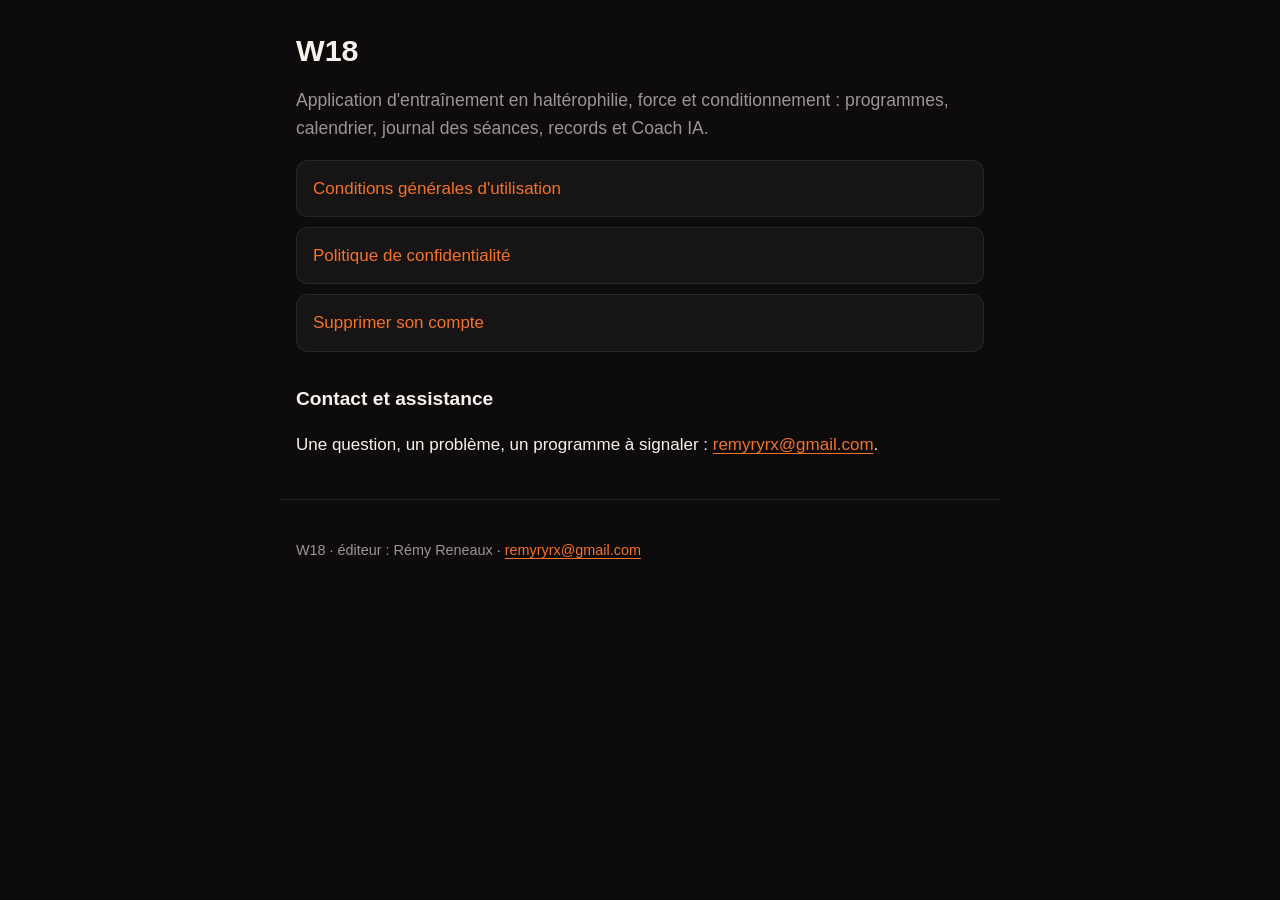
<file: index.html>
<!doctype html>
<html lang="fr">
<head>
<meta charset="utf-8">
<meta name="viewport" content="width=device-width, initial-scale=1">
<title>W18</title>
<meta name="description" content="W18, application d'entraînement en haltérophilie, force et conditionnement.">
<link rel="stylesheet" href="style.css">
</head>
<body>
<main>
<h1>W18</h1>
<p class="intro">Application d'entraînement en haltérophilie, force et conditionnement : programmes, calendrier, journal des séances, records et Coach IA.</p>
<nav aria-label="Informations légales"><ul class="liens">
<li><a href="cgu.html">Conditions générales d'utilisation</a></li>
<li><a href="confidentialite.html">Politique de confidentialité</a></li>
<li><a href="suppression-compte.html">Supprimer son compte</a></li>
</ul></nav>
<h2>Contact et assistance</h2>
<p>Une question, un problème, un programme à signaler : <a href="mailto:remyryrx@gmail.com">remyryrx@gmail.com</a>.</p>
</main>
<footer>
<p>W18 · éditeur : Rémy Reneaux · <a href="mailto:remyryrx@gmail.com">remyryrx@gmail.com</a></p>
</footer>
</body>
</html>
</file>
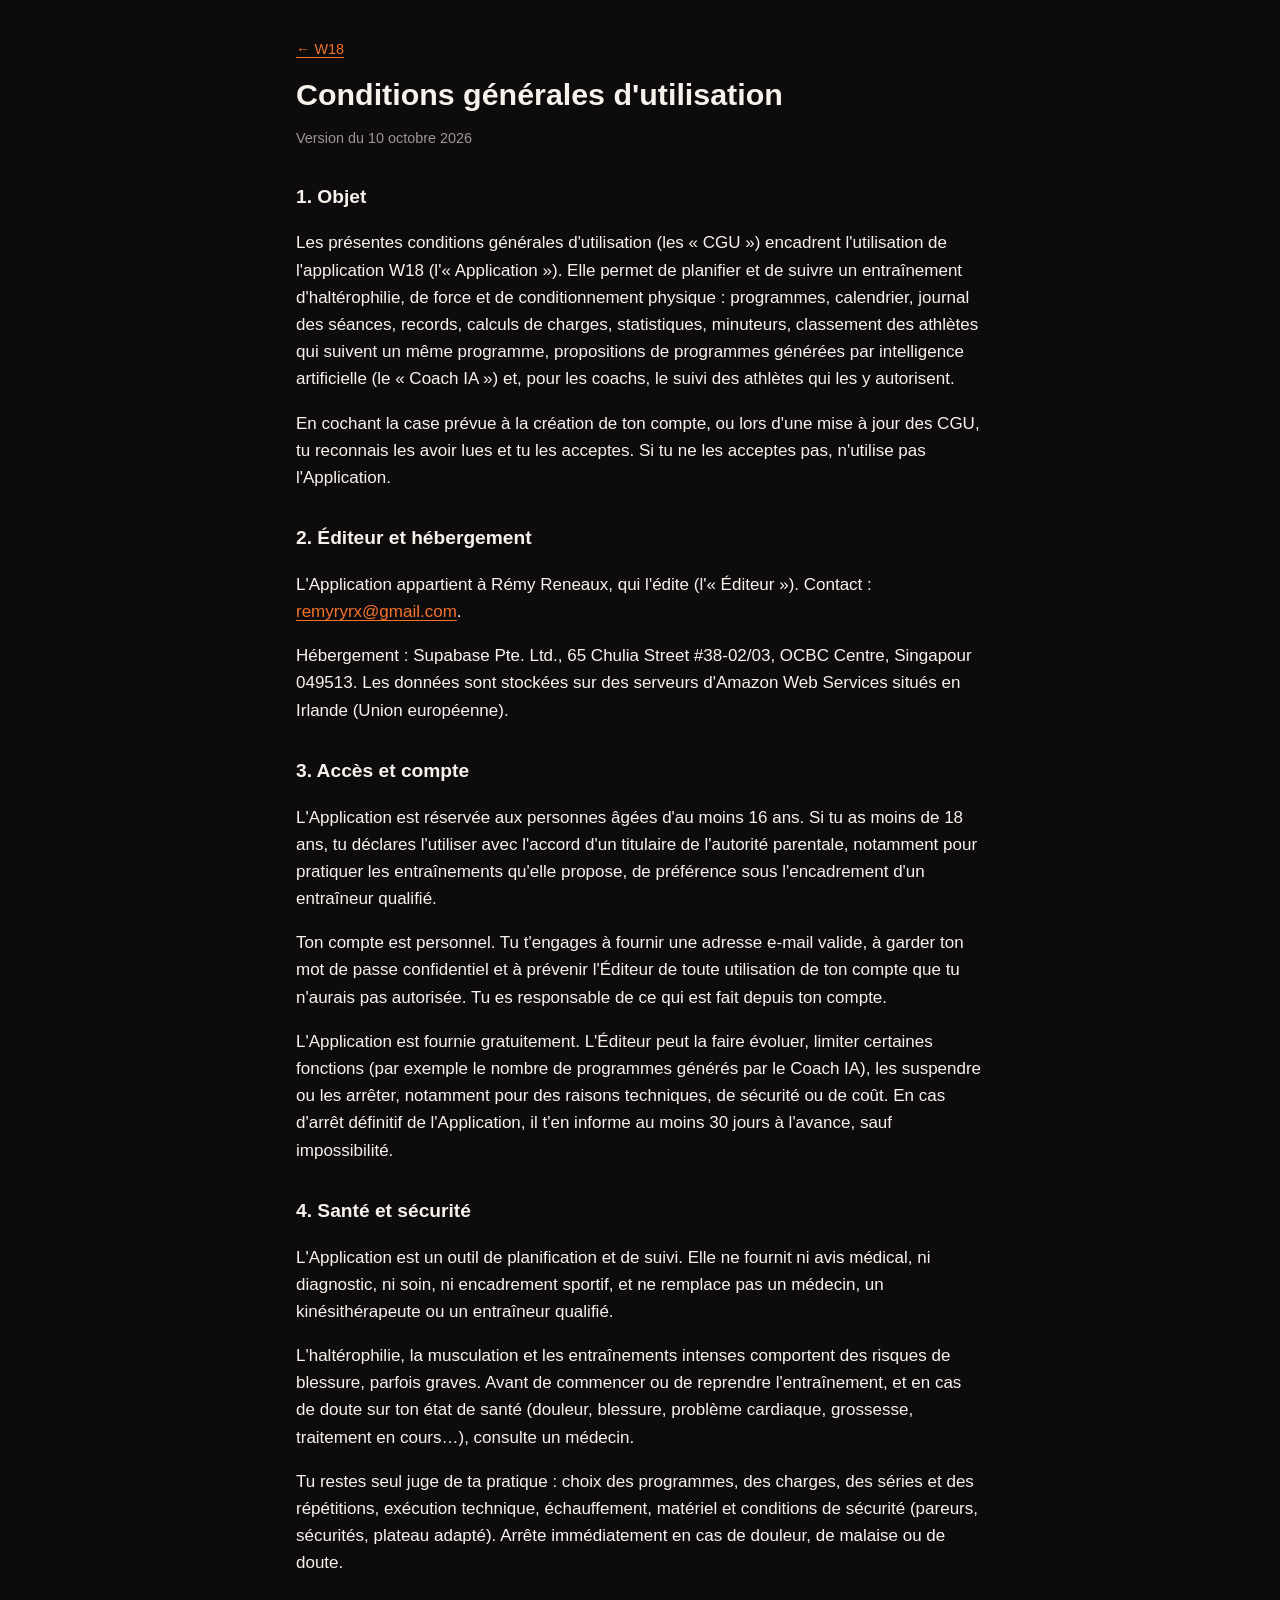
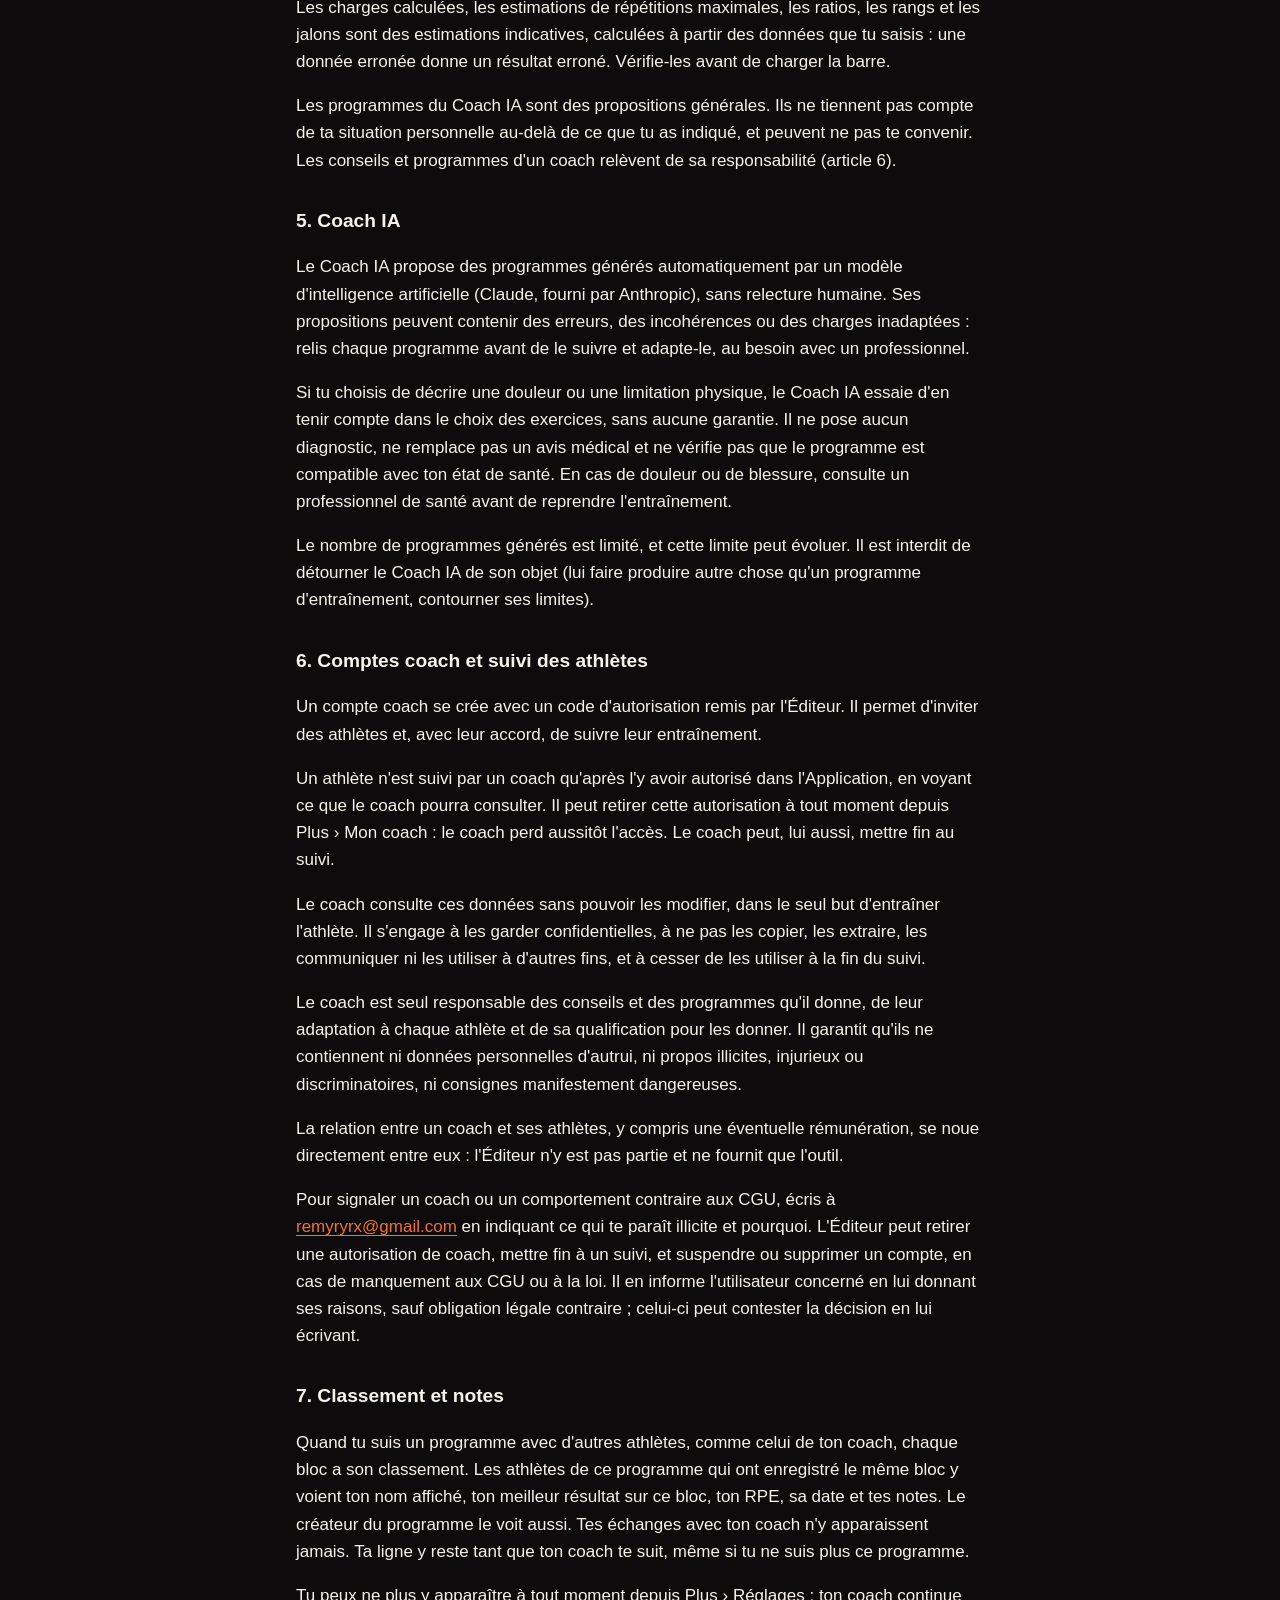
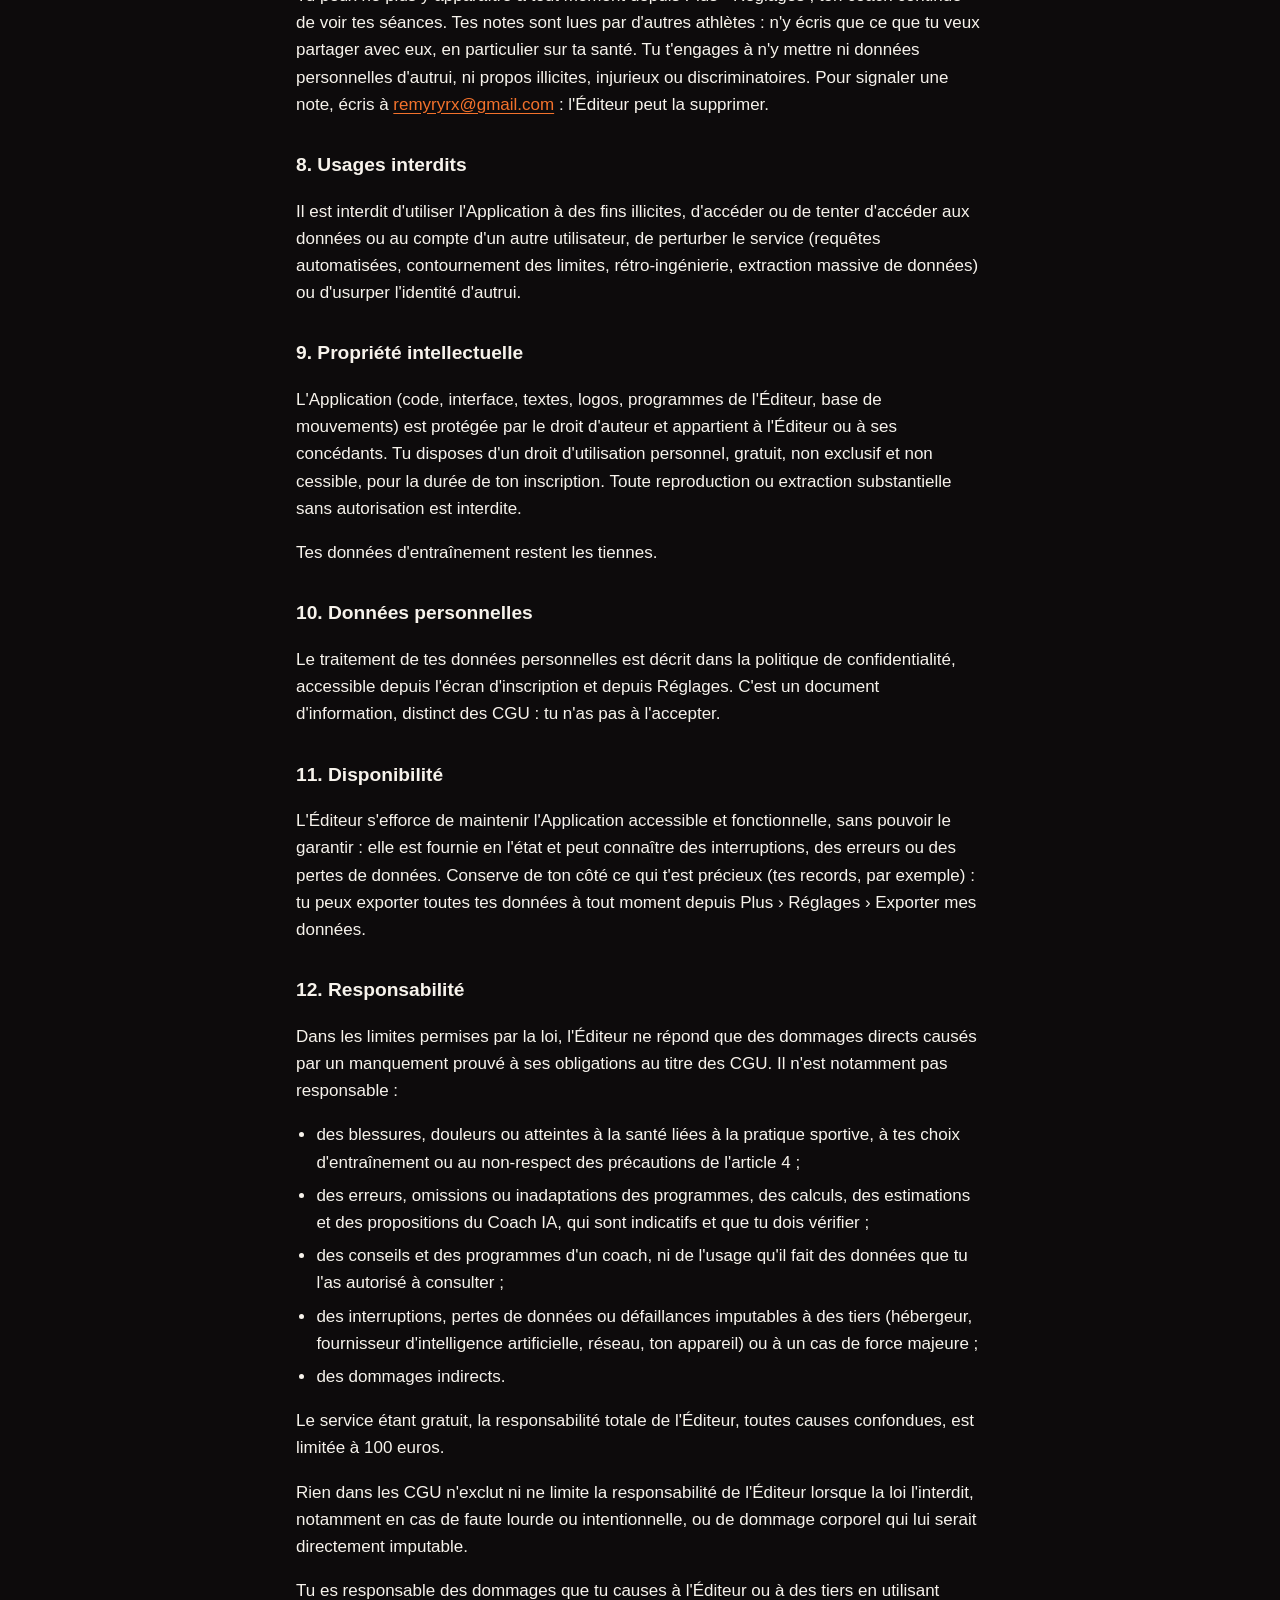
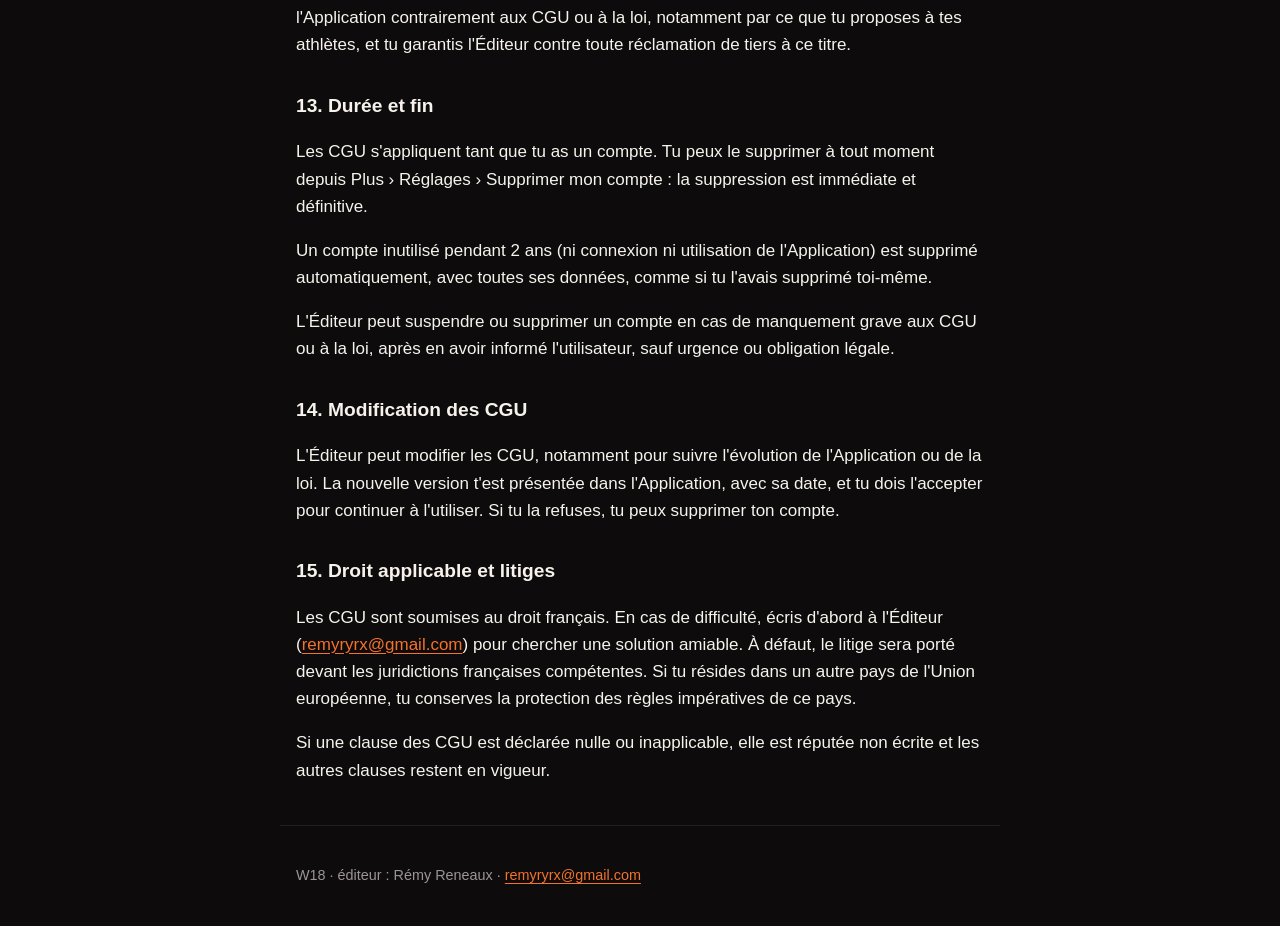
<file: cgu.html>
<!doctype html>
<html lang="fr">
<head>
<meta charset="utf-8">
<meta name="viewport" content="width=device-width, initial-scale=1">
<title>Conditions générales d'utilisation · W18</title>
<meta name="description" content="Conditions générales d'utilisation de l'application W18.">
<link rel="stylesheet" href="style.css">
</head>
<body>
<main>
<p class="retour"><a href="index.html">← W18</a></p>
<h1>Conditions générales d'utilisation</h1>
<p class="version">Version du 10 octobre 2026</p>
<h2>1. Objet</h2>
<p>Les présentes conditions générales d'utilisation (les « CGU ») encadrent l'utilisation de l'application W18 (l'« Application »). Elle permet de planifier et de suivre un entraînement d'haltérophilie, de force et de conditionnement physique : programmes, calendrier, journal des séances, records, calculs de charges, statistiques, minuteurs, classement des athlètes qui suivent un même programme, propositions de programmes générées par intelligence artificielle (le « Coach IA ») et, pour les coachs, le suivi des athlètes qui les y autorisent.</p>
<p>En cochant la case prévue à la création de ton compte, ou lors d'une mise à jour des CGU, tu reconnais les avoir lues et tu les acceptes. Si tu ne les acceptes pas, n'utilise pas l'Application.</p>
<h2>2. Éditeur et hébergement</h2>
<p>L'Application appartient à Rémy Reneaux, qui l'édite (l'« Éditeur »). Contact : <a href="mailto:remyryrx@gmail.com">remyryrx@gmail.com</a>.</p>
<p>Hébergement : Supabase Pte. Ltd., 65 Chulia Street #38-02/03, OCBC Centre, Singapour 049513. Les données sont stockées sur des serveurs d'Amazon Web Services situés en Irlande (Union européenne).</p>
<h2>3. Accès et compte</h2>
<p>L'Application est réservée aux personnes âgées d'au moins 16 ans. Si tu as moins de 18 ans, tu déclares l'utiliser avec l'accord d'un titulaire de l'autorité parentale, notamment pour pratiquer les entraînements qu'elle propose, de préférence sous l'encadrement d'un entraîneur qualifié.</p>
<p>Ton compte est personnel. Tu t'engages à fournir une adresse e-mail valide, à garder ton mot de passe confidentiel et à prévenir l'Éditeur de toute utilisation de ton compte que tu n'aurais pas autorisée. Tu es responsable de ce qui est fait depuis ton compte.</p>
<p>L'Application est fournie gratuitement. L'Éditeur peut la faire évoluer, limiter certaines fonctions (par exemple le nombre de programmes générés par le Coach IA), les suspendre ou les arrêter, notamment pour des raisons techniques, de sécurité ou de coût. En cas d'arrêt définitif de l'Application, il t'en informe au moins 30 jours à l'avance, sauf impossibilité.</p>
<h2>4. Santé et sécurité</h2>
<p>L'Application est un outil de planification et de suivi. Elle ne fournit ni avis médical, ni diagnostic, ni soin, ni encadrement sportif, et ne remplace pas un médecin, un kinésithérapeute ou un entraîneur qualifié.</p>
<p>L'haltérophilie, la musculation et les entraînements intenses comportent des risques de blessure, parfois graves. Avant de commencer ou de reprendre l'entraînement, et en cas de doute sur ton état de santé (douleur, blessure, problème cardiaque, grossesse, traitement en cours…), consulte un médecin.</p>
<p>Tu restes seul juge de ta pratique : choix des programmes, des charges, des séries et des répétitions, exécution technique, échauffement, matériel et conditions de sécurité (pareurs, sécurités, plateau adapté). Arrête immédiatement en cas de douleur, de malaise ou de doute.</p>
<p>Les charges calculées, les estimations de répétitions maximales, les ratios, les rangs et les jalons sont des estimations indicatives, calculées à partir des données que tu saisis : une donnée erronée donne un résultat erroné. Vérifie-les avant de charger la barre.</p>
<p>Les programmes du Coach IA sont des propositions générales. Ils ne tiennent pas compte de ta situation personnelle au-delà de ce que tu as indiqué, et peuvent ne pas te convenir. Les conseils et programmes d'un coach relèvent de sa responsabilité (article 6).</p>
<h2>5. Coach IA</h2>
<p>Le Coach IA propose des programmes générés automatiquement par un modèle d'intelligence artificielle (Claude, fourni par Anthropic), sans relecture humaine. Ses propositions peuvent contenir des erreurs, des incohérences ou des charges inadaptées : relis chaque programme avant de le suivre et adapte-le, au besoin avec un professionnel.</p>
<p>Si tu choisis de décrire une douleur ou une limitation physique, le Coach IA essaie d'en tenir compte dans le choix des exercices, sans aucune garantie. Il ne pose aucun diagnostic, ne remplace pas un avis médical et ne vérifie pas que le programme est compatible avec ton état de santé. En cas de douleur ou de blessure, consulte un professionnel de santé avant de reprendre l'entraînement.</p>
<p>Le nombre de programmes générés est limité, et cette limite peut évoluer. Il est interdit de détourner le Coach IA de son objet (lui faire produire autre chose qu'un programme d'entraînement, contourner ses limites).</p>
<h2>6. Comptes coach et suivi des athlètes</h2>
<p>Un compte coach se crée avec un code d'autorisation remis par l'Éditeur. Il permet d'inviter des athlètes et, avec leur accord, de suivre leur entraînement.</p>
<p>Un athlète n'est suivi par un coach qu'après l'y avoir autorisé dans l'Application, en voyant ce que le coach pourra consulter. Il peut retirer cette autorisation à tout moment depuis Plus › Mon coach : le coach perd aussitôt l'accès. Le coach peut, lui aussi, mettre fin au suivi.</p>
<p>Le coach consulte ces données sans pouvoir les modifier, dans le seul but d'entraîner l'athlète. Il s'engage à les garder confidentielles, à ne pas les copier, les extraire, les communiquer ni les utiliser à d'autres fins, et à cesser de les utiliser à la fin du suivi.</p>
<p>Le coach est seul responsable des conseils et des programmes qu'il donne, de leur adaptation à chaque athlète et de sa qualification pour les donner. Il garantit qu'ils ne contiennent ni données personnelles d'autrui, ni propos illicites, injurieux ou discriminatoires, ni consignes manifestement dangereuses.</p>
<p>La relation entre un coach et ses athlètes, y compris une éventuelle rémunération, se noue directement entre eux : l'Éditeur n'y est pas partie et ne fournit que l'outil.</p>
<p>Pour signaler un coach ou un comportement contraire aux CGU, écris à <a href="mailto:remyryrx@gmail.com">remyryrx@gmail.com</a> en indiquant ce qui te paraît illicite et pourquoi. L'Éditeur peut retirer une autorisation de coach, mettre fin à un suivi, et suspendre ou supprimer un compte, en cas de manquement aux CGU ou à la loi. Il en informe l'utilisateur concerné en lui donnant ses raisons, sauf obligation légale contraire ; celui-ci peut contester la décision en lui écrivant.</p>
<h2>7. Classement et notes</h2>
<p>Quand tu suis un programme avec d'autres athlètes, comme celui de ton coach, chaque bloc a son classement. Les athlètes de ce programme qui ont enregistré le même bloc y voient ton nom affiché, ton meilleur résultat sur ce bloc, ton RPE, sa date et tes notes. Le créateur du programme le voit aussi. Tes échanges avec ton coach n'y apparaissent jamais. Ta ligne y reste tant que ton coach te suit, même si tu ne suis plus ce programme.</p>
<p>Tu peux ne plus y apparaître à tout moment depuis Plus › Réglages ; ton coach continue de voir tes séances. Tes notes sont lues par d'autres athlètes : n'y écris que ce que tu veux partager avec eux, en particulier sur ta santé. Tu t'engages à n'y mettre ni données personnelles d'autrui, ni propos illicites, injurieux ou discriminatoires. Pour signaler une note, écris à <a href="mailto:remyryrx@gmail.com">remyryrx@gmail.com</a> : l'Éditeur peut la supprimer.</p>
<h2>8. Usages interdits</h2>
<p>Il est interdit d'utiliser l'Application à des fins illicites, d'accéder ou de tenter d'accéder aux données ou au compte d'un autre utilisateur, de perturber le service (requêtes automatisées, contournement des limites, rétro-ingénierie, extraction massive de données) ou d'usurper l'identité d'autrui.</p>
<h2>9. Propriété intellectuelle</h2>
<p>L'Application (code, interface, textes, logos, programmes de l'Éditeur, base de mouvements) est protégée par le droit d'auteur et appartient à l'Éditeur ou à ses concédants. Tu disposes d'un droit d'utilisation personnel, gratuit, non exclusif et non cessible, pour la durée de ton inscription. Toute reproduction ou extraction substantielle sans autorisation est interdite.</p>
<p>Tes données d'entraînement restent les tiennes.</p>
<h2>10. Données personnelles</h2>
<p>Le traitement de tes données personnelles est décrit dans la politique de confidentialité, accessible depuis l'écran d'inscription et depuis Réglages. C'est un document d'information, distinct des CGU : tu n'as pas à l'accepter.</p>
<h2>11. Disponibilité</h2>
<p>L'Éditeur s'efforce de maintenir l'Application accessible et fonctionnelle, sans pouvoir le garantir : elle est fournie en l'état et peut connaître des interruptions, des erreurs ou des pertes de données. Conserve de ton côté ce qui t'est précieux (tes records, par exemple) : tu peux exporter toutes tes données à tout moment depuis Plus › Réglages › Exporter mes données.</p>
<h2>12. Responsabilité</h2>
<p>Dans les limites permises par la loi, l'Éditeur ne répond que des dommages directs causés par un manquement prouvé à ses obligations au titre des CGU. Il n'est notamment pas responsable :</p>
<ul>
<li>des blessures, douleurs ou atteintes à la santé liées à la pratique sportive, à tes choix d'entraînement ou au non-respect des précautions de l'article 4 ;</li>
<li>des erreurs, omissions ou inadaptations des programmes, des calculs, des estimations et des propositions du Coach IA, qui sont indicatifs et que tu dois vérifier ;</li>
<li>des conseils et des programmes d'un coach, ni de l'usage qu'il fait des données que tu l'as autorisé à consulter ;</li>
<li>des interruptions, pertes de données ou défaillances imputables à des tiers (hébergeur, fournisseur d'intelligence artificielle, réseau, ton appareil) ou à un cas de force majeure ;</li>
<li>des dommages indirects.</li>
</ul>
<p>Le service étant gratuit, la responsabilité totale de l'Éditeur, toutes causes confondues, est limitée à 100 euros.</p>
<p>Rien dans les CGU n'exclut ni ne limite la responsabilité de l'Éditeur lorsque la loi l'interdit, notamment en cas de faute lourde ou intentionnelle, ou de dommage corporel qui lui serait directement imputable.</p>
<p>Tu es responsable des dommages que tu causes à l'Éditeur ou à des tiers en utilisant l'Application contrairement aux CGU ou à la loi, notamment par ce que tu proposes à tes athlètes, et tu garantis l'Éditeur contre toute réclamation de tiers à ce titre.</p>
<h2>13. Durée et fin</h2>
<p>Les CGU s'appliquent tant que tu as un compte. Tu peux le supprimer à tout moment depuis Plus › Réglages › Supprimer mon compte : la suppression est immédiate et définitive.</p>
<p>Un compte inutilisé pendant 2 ans (ni connexion ni utilisation de l'Application) est supprimé automatiquement, avec toutes ses données, comme si tu l'avais supprimé toi-même.</p>
<p>L'Éditeur peut suspendre ou supprimer un compte en cas de manquement grave aux CGU ou à la loi, après en avoir informé l'utilisateur, sauf urgence ou obligation légale.</p>
<h2>14. Modification des CGU</h2>
<p>L'Éditeur peut modifier les CGU, notamment pour suivre l'évolution de l'Application ou de la loi. La nouvelle version t'est présentée dans l'Application, avec sa date, et tu dois l'accepter pour continuer à l'utiliser. Si tu la refuses, tu peux supprimer ton compte.</p>
<h2>15. Droit applicable et litiges</h2>
<p>Les CGU sont soumises au droit français. En cas de difficulté, écris d'abord à l'Éditeur (<a href="mailto:remyryrx@gmail.com">remyryrx@gmail.com</a>) pour chercher une solution amiable. À défaut, le litige sera porté devant les juridictions françaises compétentes. Si tu résides dans un autre pays de l'Union européenne, tu conserves la protection des règles impératives de ce pays.</p>
<p>Si une clause des CGU est déclarée nulle ou inapplicable, elle est réputée non écrite et les autres clauses restent en vigueur.</p>
</main>
<footer>
<p>W18 · éditeur : Rémy Reneaux · <a href="mailto:remyryrx@gmail.com">remyryrx@gmail.com</a></p>
</footer>
</body>
</html>
</file>
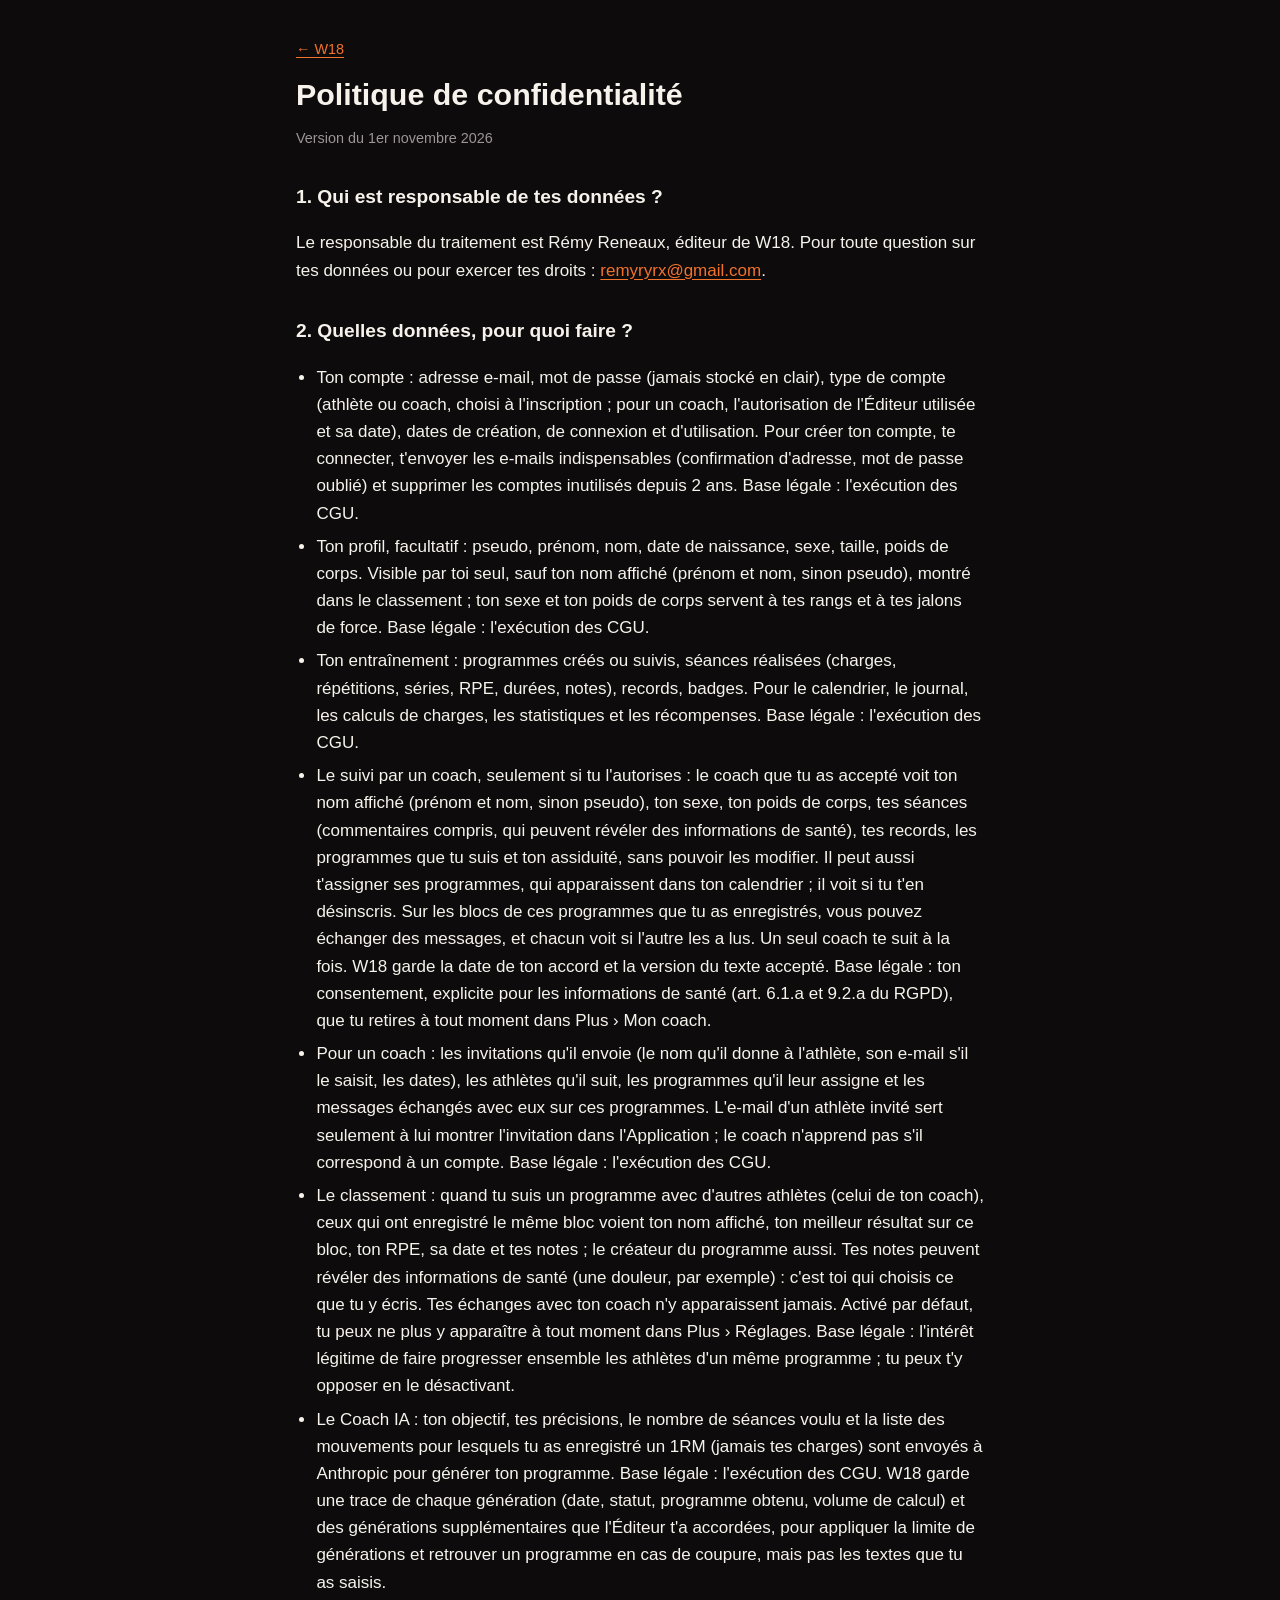
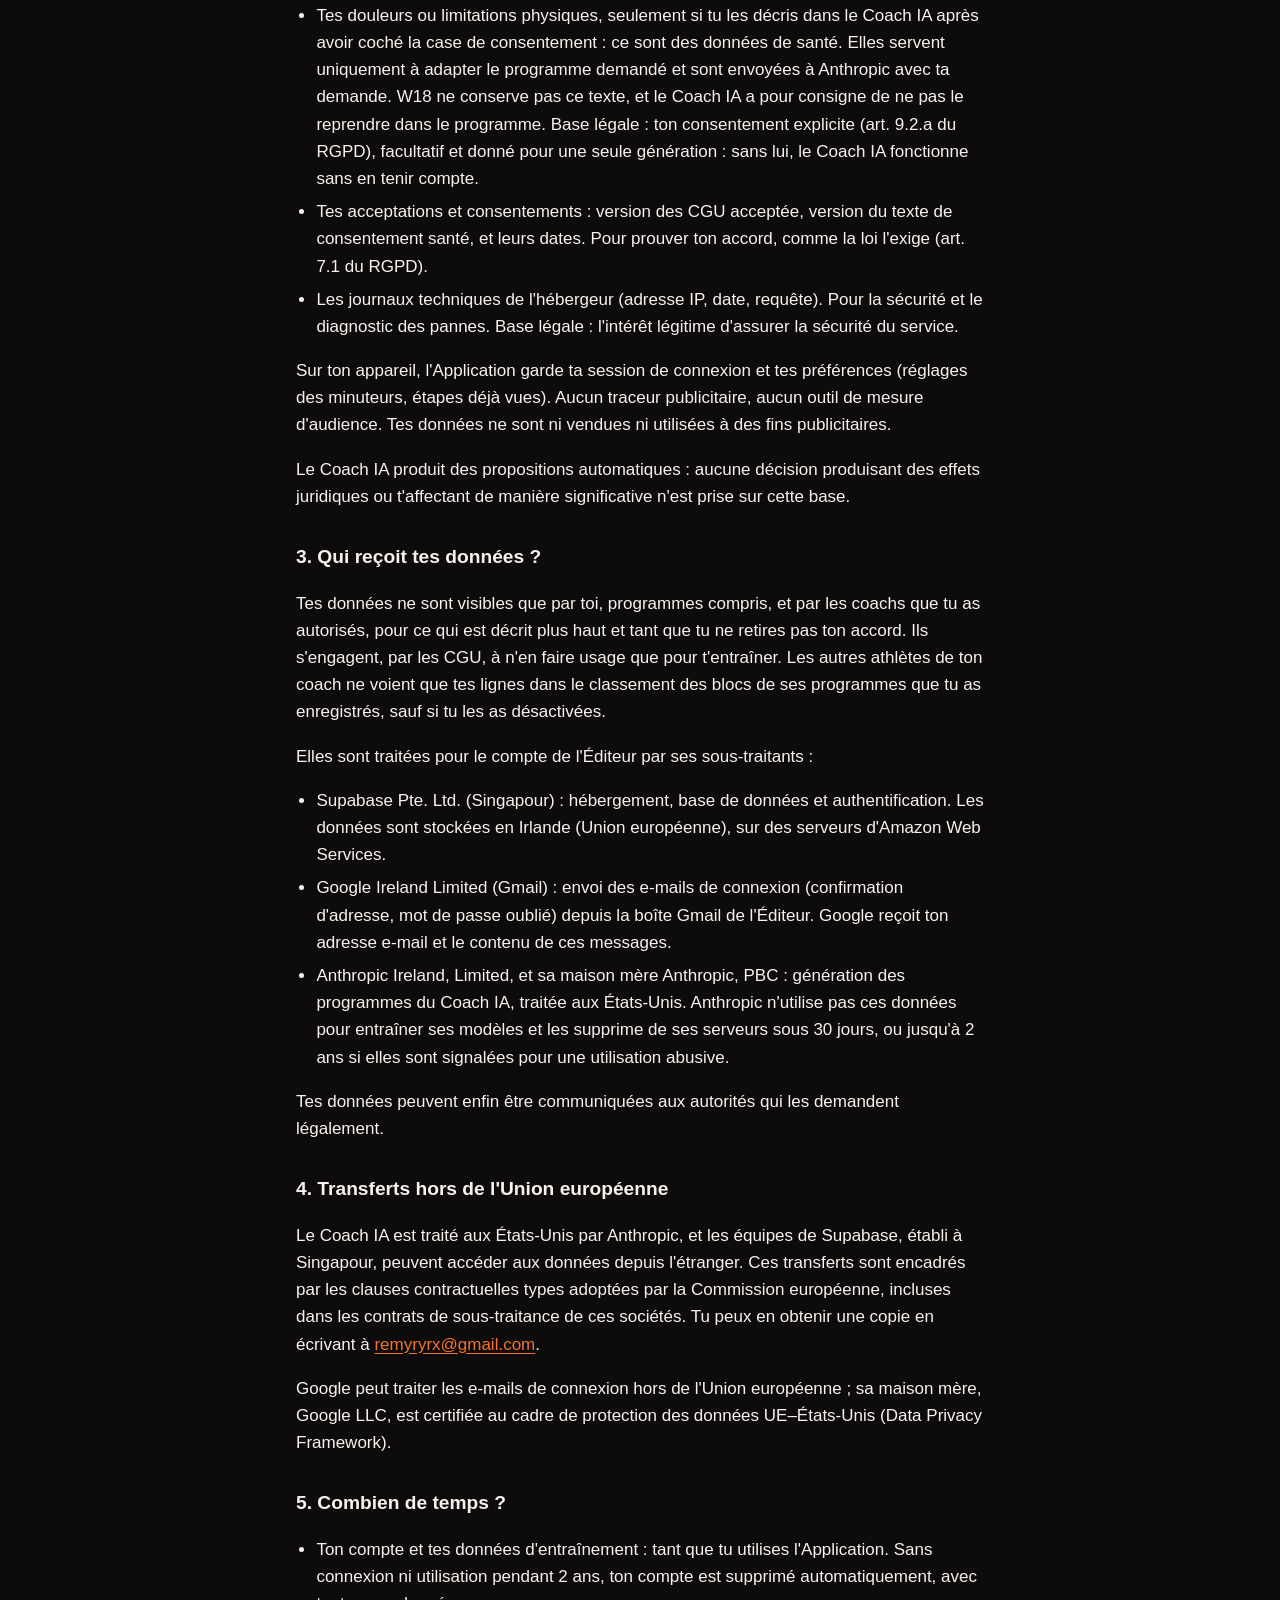
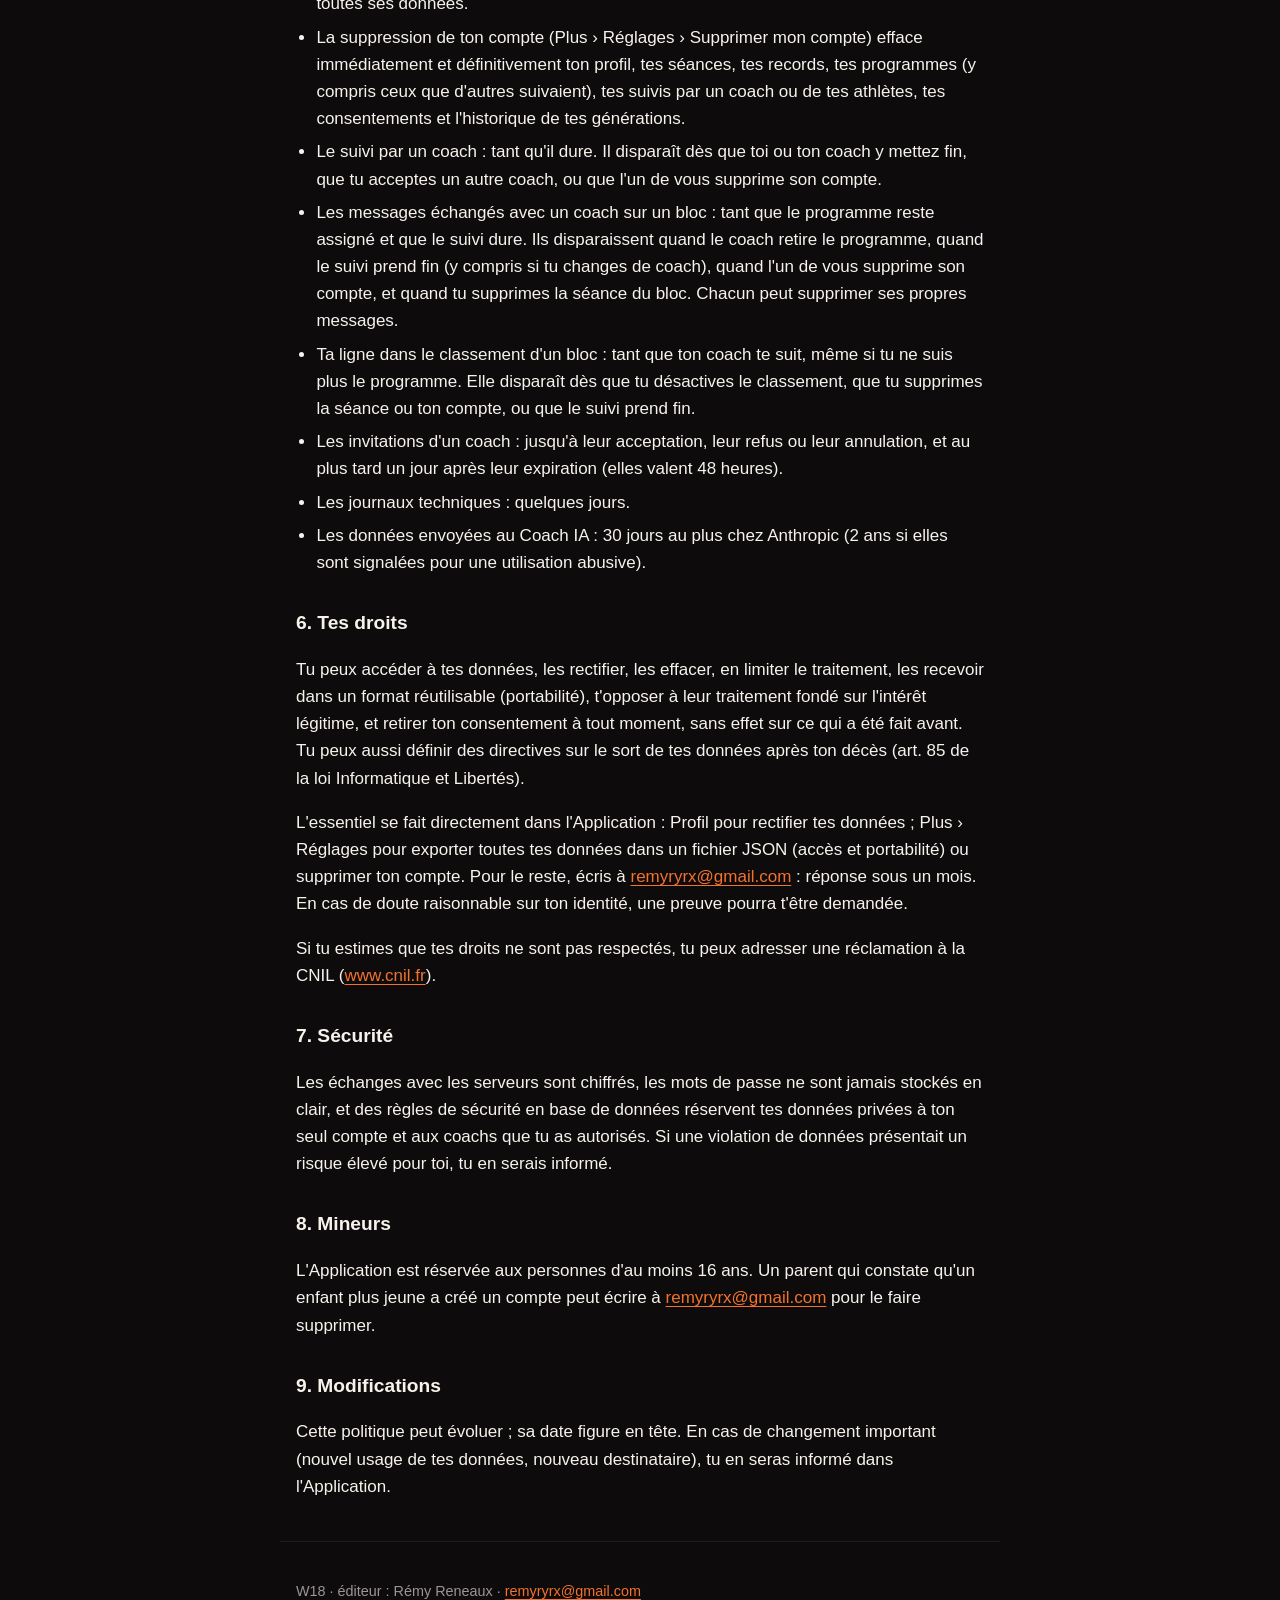
<file: confidentialite.html>
<!doctype html>
<html lang="fr">
<head>
<meta charset="utf-8">
<meta name="viewport" content="width=device-width, initial-scale=1">
<title>Politique de confidentialité · W18</title>
<meta name="description" content="Politique de confidentialité de l'application W18.">
<link rel="stylesheet" href="style.css">
</head>
<body>
<main>
<p class="retour"><a href="index.html">← W18</a></p>
<h1>Politique de confidentialité</h1>
<p class="version">Version du 1er novembre 2026</p>
<h2>1. Qui est responsable de tes données ?</h2>
<p>Le responsable du traitement est Rémy Reneaux, éditeur de W18. Pour toute question sur tes données ou pour exercer tes droits : <a href="mailto:remyryrx@gmail.com">remyryrx@gmail.com</a>.</p>
<h2>2. Quelles données, pour quoi faire ?</h2>
<ul>
<li>Ton compte : adresse e-mail, mot de passe (jamais stocké en clair), type de compte (athlète ou coach, choisi à l'inscription ; pour un coach, l'autorisation de l'Éditeur utilisée et sa date), dates de création, de connexion et d'utilisation. Pour créer ton compte, te connecter, t'envoyer les e-mails indispensables (confirmation d'adresse, mot de passe oublié) et supprimer les comptes inutilisés depuis 2 ans. Base légale : l'exécution des CGU.</li>
<li>Ton profil, facultatif : pseudo, prénom, nom, date de naissance, sexe, taille, poids de corps. Visible par toi seul, sauf ton nom affiché (prénom et nom, sinon pseudo), montré dans le classement ; ton sexe et ton poids de corps servent à tes rangs et à tes jalons de force. Base légale : l'exécution des CGU.</li>
<li>Ton entraînement : programmes créés ou suivis, séances réalisées (charges, répétitions, séries, RPE, durées, notes), records, badges. Pour le calendrier, le journal, les calculs de charges, les statistiques et les récompenses. Base légale : l'exécution des CGU.</li>
<li>Le suivi par un coach, seulement si tu l'autorises : le coach que tu as accepté voit ton nom affiché (prénom et nom, sinon pseudo), ton sexe, ton poids de corps, tes séances (commentaires compris, qui peuvent révéler des informations de santé), tes records, les programmes que tu suis et ton assiduité, sans pouvoir les modifier. Il peut aussi t'assigner ses programmes, qui apparaissent dans ton calendrier ; il voit si tu t'en désinscris. Sur les blocs de ces programmes que tu as enregistrés, vous pouvez échanger des messages, et chacun voit si l'autre les a lus. Un seul coach te suit à la fois. W18 garde la date de ton accord et la version du texte accepté. Base légale : ton consentement, explicite pour les informations de santé (art. 6.1.a et 9.2.a du RGPD), que tu retires à tout moment dans Plus › Mon coach.</li>
<li>Pour un coach : les invitations qu'il envoie (le nom qu'il donne à l'athlète, son e-mail s'il le saisit, les dates), les athlètes qu'il suit, les programmes qu'il leur assigne et les messages échangés avec eux sur ces programmes. L'e-mail d'un athlète invité sert seulement à lui montrer l'invitation dans l'Application ; le coach n'apprend pas s'il correspond à un compte. Base légale : l'exécution des CGU.</li>
<li>Le classement : quand tu suis un programme avec d'autres athlètes (celui de ton coach), ceux qui ont enregistré le même bloc voient ton nom affiché, ton meilleur résultat sur ce bloc, ton RPE, sa date et tes notes ; le créateur du programme aussi. Tes notes peuvent révéler des informations de santé (une douleur, par exemple) : c'est toi qui choisis ce que tu y écris. Tes échanges avec ton coach n'y apparaissent jamais. Activé par défaut, tu peux ne plus y apparaître à tout moment dans Plus › Réglages. Base légale : l'intérêt légitime de faire progresser ensemble les athlètes d'un même programme ; tu peux t'y opposer en le désactivant.</li>
<li>Le Coach IA : ton objectif, tes précisions, le nombre de séances voulu et la liste des mouvements pour lesquels tu as enregistré un 1RM (jamais tes charges) sont envoyés à Anthropic pour générer ton programme. Base légale : l'exécution des CGU. W18 garde une trace de chaque génération (date, statut, programme obtenu, volume de calcul) et des générations supplémentaires que l'Éditeur t'a accordées, pour appliquer la limite de générations et retrouver un programme en cas de coupure, mais pas les textes que tu as saisis.</li>
<li>Tes douleurs ou limitations physiques, seulement si tu les décris dans le Coach IA après avoir coché la case de consentement : ce sont des données de santé. Elles servent uniquement à adapter le programme demandé et sont envoyées à Anthropic avec ta demande. W18 ne conserve pas ce texte, et le Coach IA a pour consigne de ne pas le reprendre dans le programme. Base légale : ton consentement explicite (art. 9.2.a du RGPD), facultatif et donné pour une seule génération : sans lui, le Coach IA fonctionne sans en tenir compte.</li>
<li>Tes acceptations et consentements : version des CGU acceptée, version du texte de consentement santé, et leurs dates. Pour prouver ton accord, comme la loi l'exige (art. 7.1 du RGPD).</li>
<li>Les journaux techniques de l'hébergeur (adresse IP, date, requête). Pour la sécurité et le diagnostic des pannes. Base légale : l'intérêt légitime d'assurer la sécurité du service.</li>
</ul>
<p>Sur ton appareil, l'Application garde ta session de connexion et tes préférences (réglages des minuteurs, étapes déjà vues). Aucun traceur publicitaire, aucun outil de mesure d'audience. Tes données ne sont ni vendues ni utilisées à des fins publicitaires.</p>
<p>Le Coach IA produit des propositions automatiques : aucune décision produisant des effets juridiques ou t'affectant de manière significative n'est prise sur cette base.</p>
<h2>3. Qui reçoit tes données ?</h2>
<p>Tes données ne sont visibles que par toi, programmes compris, et par les coachs que tu as autorisés, pour ce qui est décrit plus haut et tant que tu ne retires pas ton accord. Ils s'engagent, par les CGU, à n'en faire usage que pour t'entraîner. Les autres athlètes de ton coach ne voient que tes lignes dans le classement des blocs de ses programmes que tu as enregistrés, sauf si tu les as désactivées.</p>
<p>Elles sont traitées pour le compte de l'Éditeur par ses sous-traitants :</p>
<ul>
<li>Supabase Pte. Ltd. (Singapour) : hébergement, base de données et authentification. Les données sont stockées en Irlande (Union européenne), sur des serveurs d'Amazon Web Services.</li>
<li>Google Ireland Limited (Gmail) : envoi des e-mails de connexion (confirmation d'adresse, mot de passe oublié) depuis la boîte Gmail de l'Éditeur. Google reçoit ton adresse e-mail et le contenu de ces messages.</li>
<li>Anthropic Ireland, Limited, et sa maison mère Anthropic, PBC : génération des programmes du Coach IA, traitée aux États-Unis. Anthropic n'utilise pas ces données pour entraîner ses modèles et les supprime de ses serveurs sous 30 jours, ou jusqu'à 2 ans si elles sont signalées pour une utilisation abusive.</li>
</ul>
<p>Tes données peuvent enfin être communiquées aux autorités qui les demandent légalement.</p>
<h2>4. Transferts hors de l'Union européenne</h2>
<p>Le Coach IA est traité aux États-Unis par Anthropic, et les équipes de Supabase, établi à Singapour, peuvent accéder aux données depuis l'étranger. Ces transferts sont encadrés par les clauses contractuelles types adoptées par la Commission européenne, incluses dans les contrats de sous-traitance de ces sociétés. Tu peux en obtenir une copie en écrivant à <a href="mailto:remyryrx@gmail.com">remyryrx@gmail.com</a>.</p>
<p>Google peut traiter les e-mails de connexion hors de l'Union européenne ; sa maison mère, Google LLC, est certifiée au cadre de protection des données UE–États-Unis (Data Privacy Framework).</p>
<h2>5. Combien de temps ?</h2>
<ul>
<li>Ton compte et tes données d'entraînement : tant que tu utilises l'Application. Sans connexion ni utilisation pendant 2 ans, ton compte est supprimé automatiquement, avec toutes ses données.</li>
<li>La suppression de ton compte (Plus › Réglages › Supprimer mon compte) efface immédiatement et définitivement ton profil, tes séances, tes records, tes programmes (y compris ceux que d'autres suivaient), tes suivis par un coach ou de tes athlètes, tes consentements et l'historique de tes générations.</li>
<li>Le suivi par un coach : tant qu'il dure. Il disparaît dès que toi ou ton coach y mettez fin, que tu acceptes un autre coach, ou que l'un de vous supprime son compte.</li>
<li>Les messages échangés avec un coach sur un bloc : tant que le programme reste assigné et que le suivi dure. Ils disparaissent quand le coach retire le programme, quand le suivi prend fin (y compris si tu changes de coach), quand l'un de vous supprime son compte, et quand tu supprimes la séance du bloc. Chacun peut supprimer ses propres messages.</li>
<li>Ta ligne dans le classement d'un bloc : tant que ton coach te suit, même si tu ne suis plus le programme. Elle disparaît dès que tu désactives le classement, que tu supprimes la séance ou ton compte, ou que le suivi prend fin.</li>
<li>Les invitations d'un coach : jusqu'à leur acceptation, leur refus ou leur annulation, et au plus tard un jour après leur expiration (elles valent 48 heures).</li>
<li>Les journaux techniques : quelques jours.</li>
<li>Les données envoyées au Coach IA : 30 jours au plus chez Anthropic (2 ans si elles sont signalées pour une utilisation abusive).</li>
</ul>
<h2>6. Tes droits</h2>
<p>Tu peux accéder à tes données, les rectifier, les effacer, en limiter le traitement, les recevoir dans un format réutilisable (portabilité), t'opposer à leur traitement fondé sur l'intérêt légitime, et retirer ton consentement à tout moment, sans effet sur ce qui a été fait avant. Tu peux aussi définir des directives sur le sort de tes données après ton décès (art. 85 de la loi Informatique et Libertés).</p>
<p>L'essentiel se fait directement dans l'Application : Profil pour rectifier tes données ; Plus › Réglages pour exporter toutes tes données dans un fichier JSON (accès et portabilité) ou supprimer ton compte. Pour le reste, écris à <a href="mailto:remyryrx@gmail.com">remyryrx@gmail.com</a> : réponse sous un mois. En cas de doute raisonnable sur ton identité, une preuve pourra t'être demandée.</p>
<p>Si tu estimes que tes droits ne sont pas respectés, tu peux adresser une réclamation à la CNIL (<a href="https://www.cnil.fr">www.cnil.fr</a>).</p>
<h2>7. Sécurité</h2>
<p>Les échanges avec les serveurs sont chiffrés, les mots de passe ne sont jamais stockés en clair, et des règles de sécurité en base de données réservent tes données privées à ton seul compte et aux coachs que tu as autorisés. Si une violation de données présentait un risque élevé pour toi, tu en serais informé.</p>
<h2>8. Mineurs</h2>
<p>L'Application est réservée aux personnes d'au moins 16 ans. Un parent qui constate qu'un enfant plus jeune a créé un compte peut écrire à <a href="mailto:remyryrx@gmail.com">remyryrx@gmail.com</a> pour le faire supprimer.</p>
<h2>9. Modifications</h2>
<p>Cette politique peut évoluer ; sa date figure en tête. En cas de changement important (nouvel usage de tes données, nouveau destinataire), tu en seras informé dans l'Application.</p>
</main>
<footer>
<p>W18 · éditeur : Rémy Reneaux · <a href="mailto:remyryrx@gmail.com">remyryrx@gmail.com</a></p>
</footer>
</body>
</html>
</file>
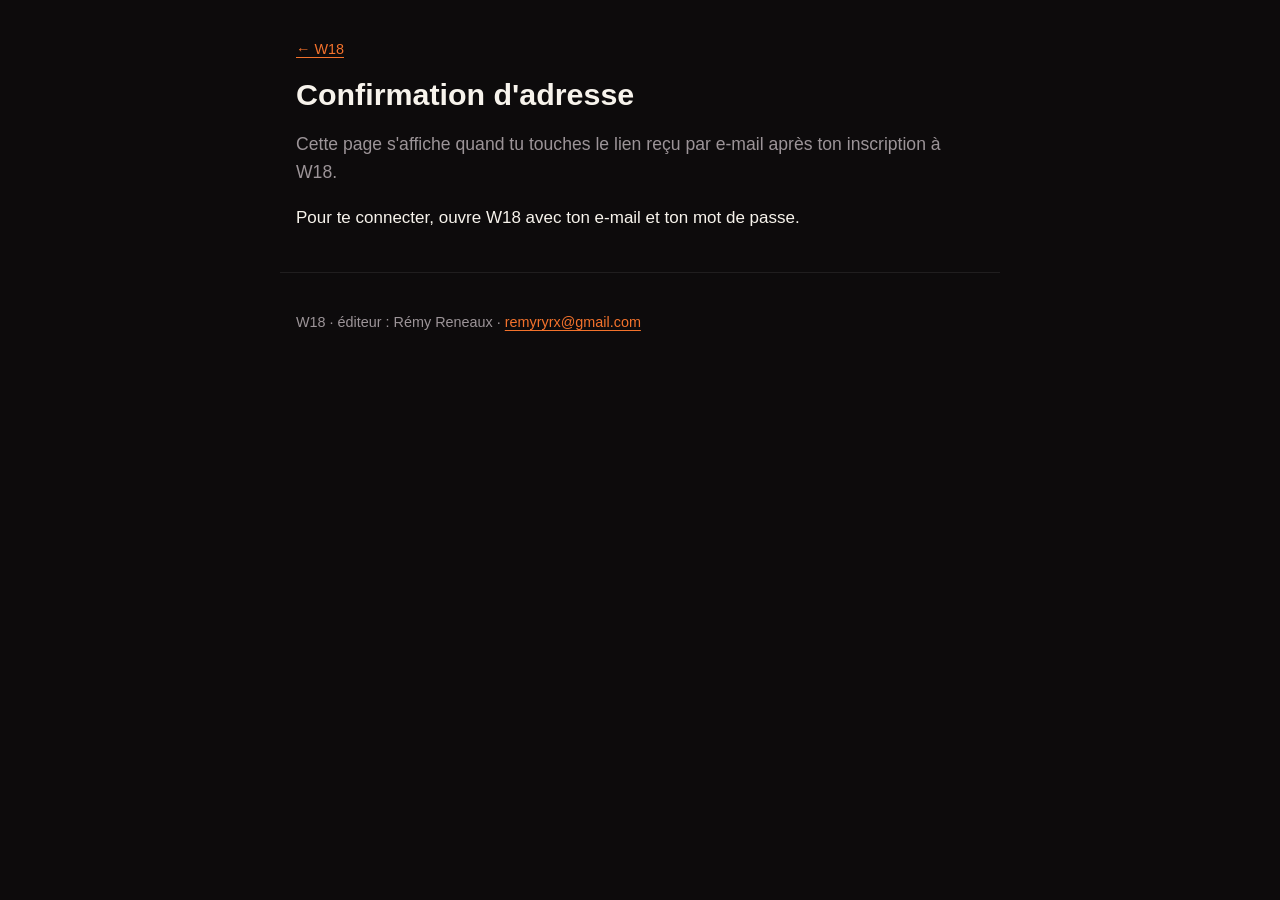
<file: confirmation.html>
<!doctype html>
<html lang="fr">
<head>
<meta charset="utf-8">
<meta name="viewport" content="width=device-width, initial-scale=1">
<title>Confirmation d'adresse · W18</title>
<meta name="description" content="Confirmation de ton adresse e-mail W18.">
<link rel="stylesheet" href="style.css">
</head>
<body>
<main>
<p class="retour"><a href="index.html">← W18</a></p>
<div id="confirmee" hidden>
<h1>Adresse confirmée</h1>
<p class="intro">Ton compte W18 est activé.</p>
<p><a class="bouton" id="ouvrir" href="haltero://login-callback">Ouvrir W18</a></p>
<p>Sur l'iPhone qui t'a servi à créer ton compte, W18 s'ouvre et te connecte. Sinon, touche ce bouton.</p>
<h2>Si l'application ne s'ouvre pas</h2>
<p>Ouvre W18 et touche « J'ai confirmé mon adresse », ou connecte-toi avec ton e-mail et ton mot de passe.</p>
</div>
<div id="erreur" hidden>
<h1>Ce lien ne marche plus</h1>
<p class="intro">Il a déjà servi, ou il a expiré.</p>
<p>S'il a déjà servi, ton adresse est confirmée : connecte-toi dans W18 avec ton e-mail et ton mot de passe. Sinon, connecte-toi quand même : W18 te proposera de recevoir un nouveau lien.</p>
</div>
<div id="neutre">
<h1>Confirmation d'adresse</h1>
<p class="intro">Cette page s'affiche quand tu touches le lien reçu par e-mail après ton inscription à W18.</p>
<p>Pour te connecter, ouvre W18 avec ton e-mail et ton mot de passe.</p>
</div>
<script>
(function () {
  var requete = new URLSearchParams(location.search);
  var fragment = new URLSearchParams(location.hash.slice(1));
  var code = requete.get('code');
  var bloc = requete.get('error') || fragment.get('error') ? 'erreur'
    : code ? 'confirmee' : null;
  if (!bloc) return;
  document.getElementById('neutre').hidden = true;
  document.getElementById(bloc).hidden = false;
  if (code) {
    var appli = 'haltero://login-callback?code=' + encodeURIComponent(code);
    document.getElementById('ouvrir').href = appli;
    // iOS seulement : Safari y garde la page si l'app manque, alors que
    // Chrome sur Android la remplace par une page d'erreur.
    if (/iPhone|iPad|iPod/.test(navigator.userAgent)) {
      location.href = appli;
    }
  }
})();
</script>
</main>
<footer>
<p>W18 · éditeur : Rémy Reneaux · <a href="mailto:remyryrx@gmail.com">remyryrx@gmail.com</a></p>
</footer>
</body>
</html>
</file>
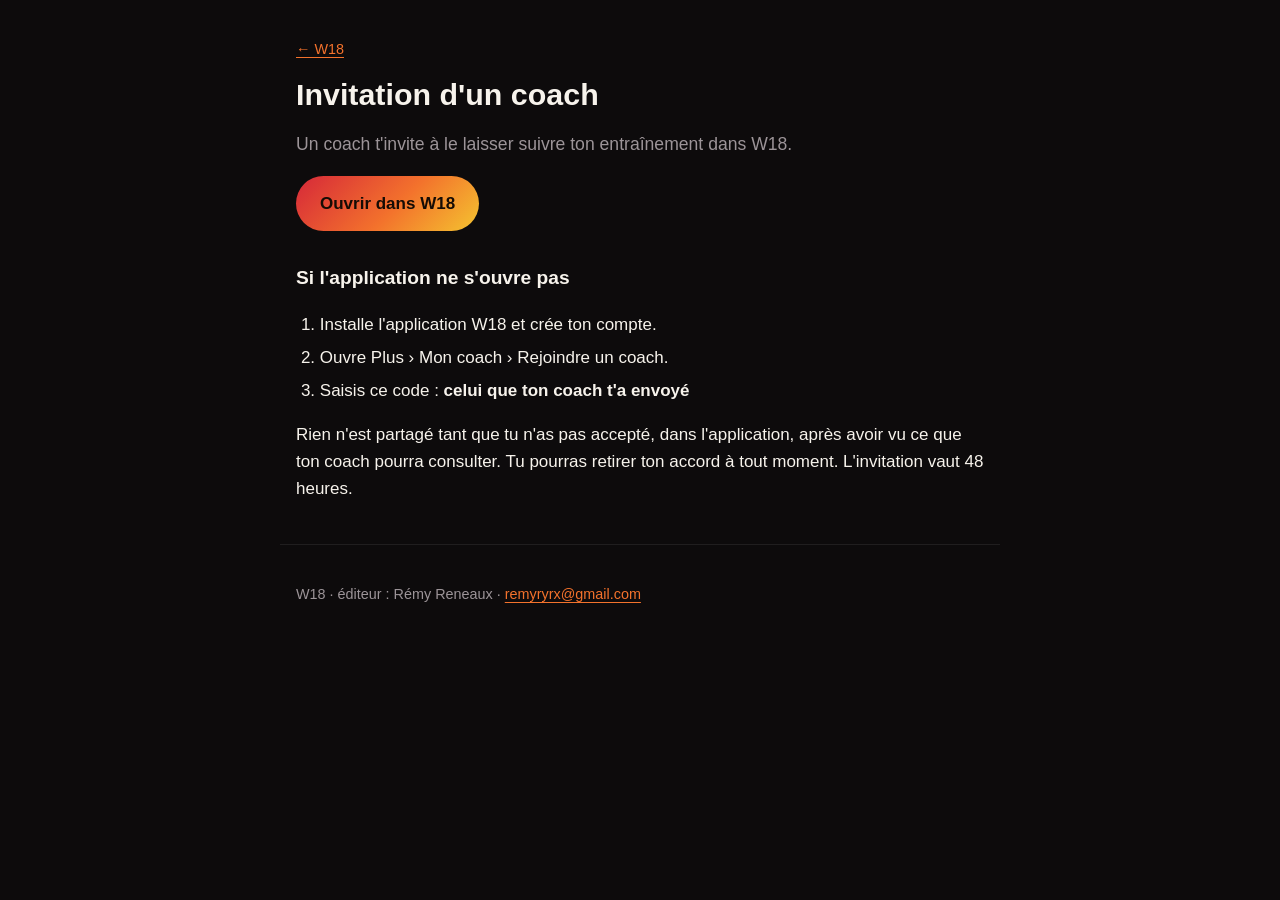
<file: invitation.html>
<!doctype html>
<html lang="fr">
<head>
<meta charset="utf-8">
<meta name="viewport" content="width=device-width, initial-scale=1">
<title>Invitation d'un coach · W18</title>
<meta name="description" content="Un coach t'invite à le laisser suivre ton entraînement dans W18.">
<link rel="stylesheet" href="style.css">
</head>
<body>
<main>
<p class="retour"><a href="index.html">← W18</a></p>
<h1>Invitation d'un coach</h1>
<p class="intro">Un coach t'invite à le laisser suivre ton entraînement dans W18.</p>
<p><a class="bouton" id="ouvrir" href="haltero://invitation">Ouvrir dans W18</a></p>
<h2>Si l'application ne s'ouvre pas</h2>
<ol>
<li>Installe l'application W18 et crée ton compte.</li>
<li>Ouvre Plus › Mon coach › Rejoindre un coach.</li>
<li>Saisis ce code : <strong id="code">celui que ton coach t'a envoyé</strong></li>
</ol>
<p>Rien n'est partagé tant que tu n'as pas accepté, dans l'application, après avoir vu ce que ton coach pourra consulter. Tu pourras retirer ton accord à tout moment. L'invitation vaut 48 heures.</p>
<script>
(function () {
  var code = decodeURIComponent(location.hash.slice(1))
    .toUpperCase().replace(/[^A-Z0-9-]/g, '').slice(0, 20);
  if (!code) return;
  document.getElementById('code').textContent = code;
  document.getElementById('ouvrir').href =
    'haltero://invitation?invitation=' + encodeURIComponent(code);
})();
</script>
</main>
<footer>
<p>W18 · éditeur : Rémy Reneaux · <a href="mailto:remyryrx@gmail.com">remyryrx@gmail.com</a></p>
</footer>
</body>
</html>
</file>
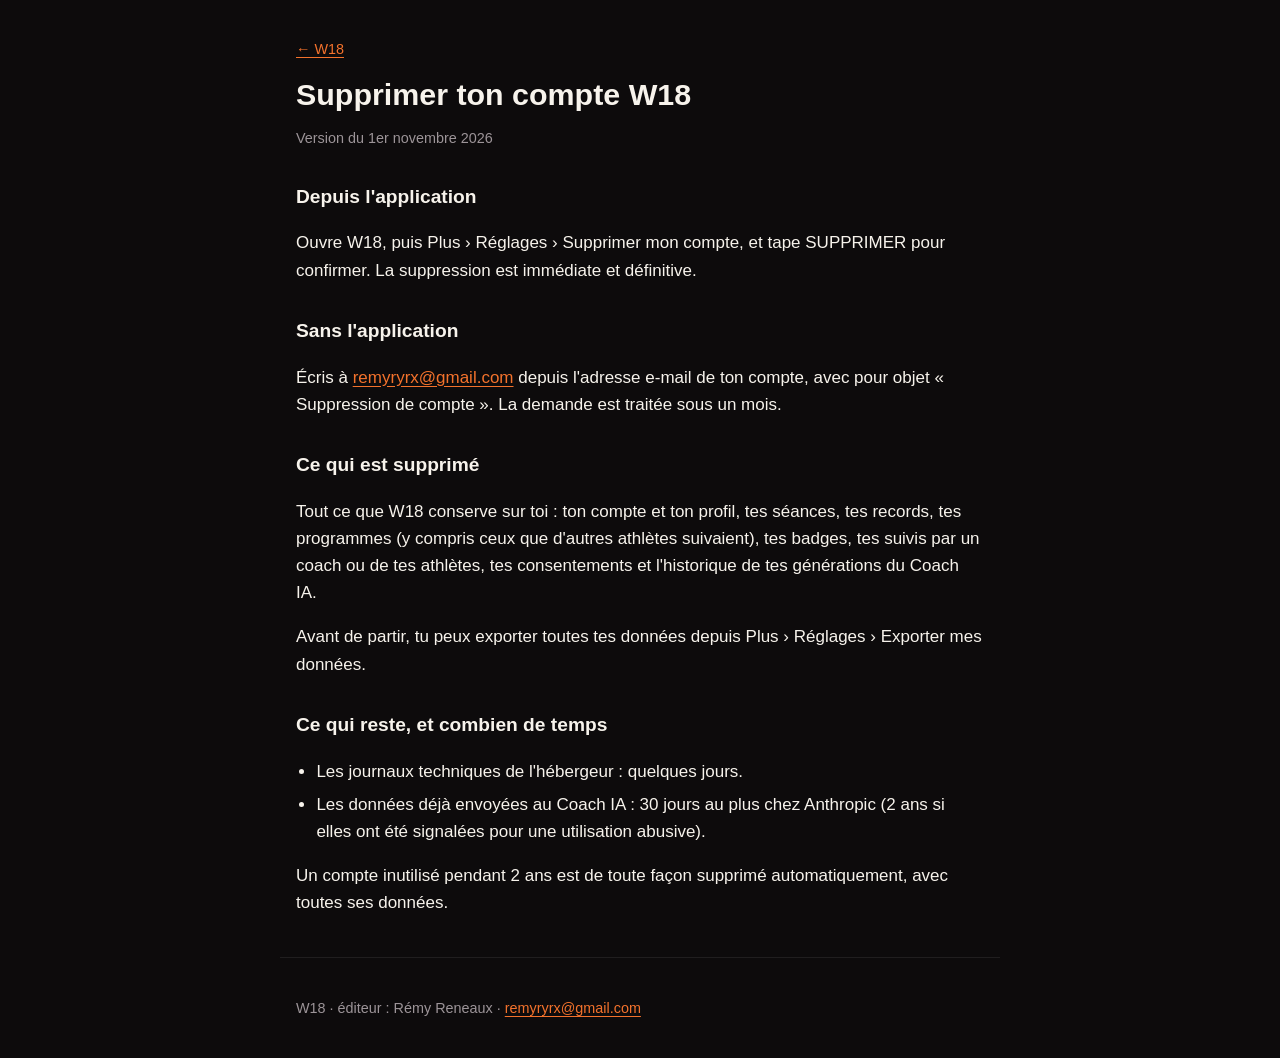
<file: suppression-compte.html>
<!doctype html>
<html lang="fr">
<head>
<meta charset="utf-8">
<meta name="viewport" content="width=device-width, initial-scale=1">
<title>Supprimer son compte · W18</title>
<meta name="description" content="Comment supprimer son compte W18 et ses données.">
<link rel="stylesheet" href="style.css">
</head>
<body>
<main>
<p class="retour"><a href="index.html">← W18</a></p>
<h1>Supprimer ton compte W18</h1>
<p class="version">Version du 1er novembre 2026</p>
<h2>Depuis l'application</h2>
<p>Ouvre W18, puis Plus › Réglages › Supprimer mon compte, et tape SUPPRIMER pour confirmer. La suppression est immédiate et définitive.</p>
<h2>Sans l'application</h2>
<p>Écris à <a href="mailto:remyryrx@gmail.com">remyryrx@gmail.com</a> depuis l'adresse e-mail de ton compte, avec pour objet « Suppression de compte ». La demande est traitée sous un mois.</p>
<h2>Ce qui est supprimé</h2>
<p>Tout ce que W18 conserve sur toi : ton compte et ton profil, tes séances, tes records, tes programmes (y compris ceux que d'autres athlètes suivaient), tes badges, tes suivis par un coach ou de tes athlètes, tes consentements et l'historique de tes générations du Coach IA.</p>
<p>Avant de partir, tu peux exporter toutes tes données depuis Plus › Réglages › Exporter mes données.</p>
<h2>Ce qui reste, et combien de temps</h2>
<ul>
<li>Les journaux techniques de l'hébergeur : quelques jours.</li>
<li>Les données déjà envoyées au Coach IA : 30 jours au plus chez Anthropic (2 ans si elles ont été signalées pour une utilisation abusive).</li>
</ul>
<p>Un compte inutilisé pendant 2 ans est de toute façon supprimé automatiquement, avec toutes ses données.</p>
</main>
<footer>
<p>W18 · éditeur : Rémy Reneaux · <a href="mailto:remyryrx@gmail.com">remyryrx@gmail.com</a></p>
</footer>
</body>
</html>
</file>
<file: style.css>
:root {
  --ink: #0d0b0c;
  --ink-raised: #171415;
  --chalk: #f7f3ec;
  --chalk-dim: #9c9498;
  --orange: #f3722c;
  --gold: #f4c430;
  --line: rgba(255, 255, 255, 0.08);
  color-scheme: dark;
}
* { box-sizing: border-box; }
body {
  margin: 0;
  background: var(--ink);
  color: var(--chalk);
  font: 17px/1.6 -apple-system, BlinkMacSystemFont, "Segoe UI", Roboto,
    "Helvetica Neue", Arial, sans-serif;
}
main, footer { max-width: 720px; margin: 0 auto; padding: 24px 16px; }
h1 { font-size: 1.9rem; line-height: 1.2; margin: 8px 0 4px; }
h2 { font-size: 1.2rem; margin: 32px 0 8px; }
p, li { color: var(--chalk); }
ul { padding-left: 1.2em; }
li { margin: 6px 0; }
a { color: var(--orange); text-underline-offset: 3px; }
a:hover, a:focus-visible { color: var(--gold); }
.intro { font-size: 1.1rem; color: var(--chalk-dim); }
.version, .retour { color: var(--chalk-dim); font-size: 0.9rem; }
.liens { list-style: none; padding: 0; }
.liens li {
  background: var(--ink-raised);
  border: 1px solid var(--line);
  border-radius: 12px;
  margin: 10px 0;
}
.liens a { display: block; padding: 14px 16px; text-decoration: none; }
ol { padding-left: 1.4em; }
.bouton {
  display: inline-block;
  padding: 14px 24px;
  border-radius: 999px;
  background: linear-gradient(135deg, #d62839 0%, var(--orange) 55%, var(--gold) 100%);
  color: #150c05;
  font-weight: 700;
  text-decoration: none;
}
.bouton:hover, .bouton:focus-visible { color: #150c05; filter: brightness(1.08); }
footer { border-top: 1px solid var(--line); color: var(--chalk-dim); }
footer p { color: var(--chalk-dim); font-size: 0.9rem; }
</file>
